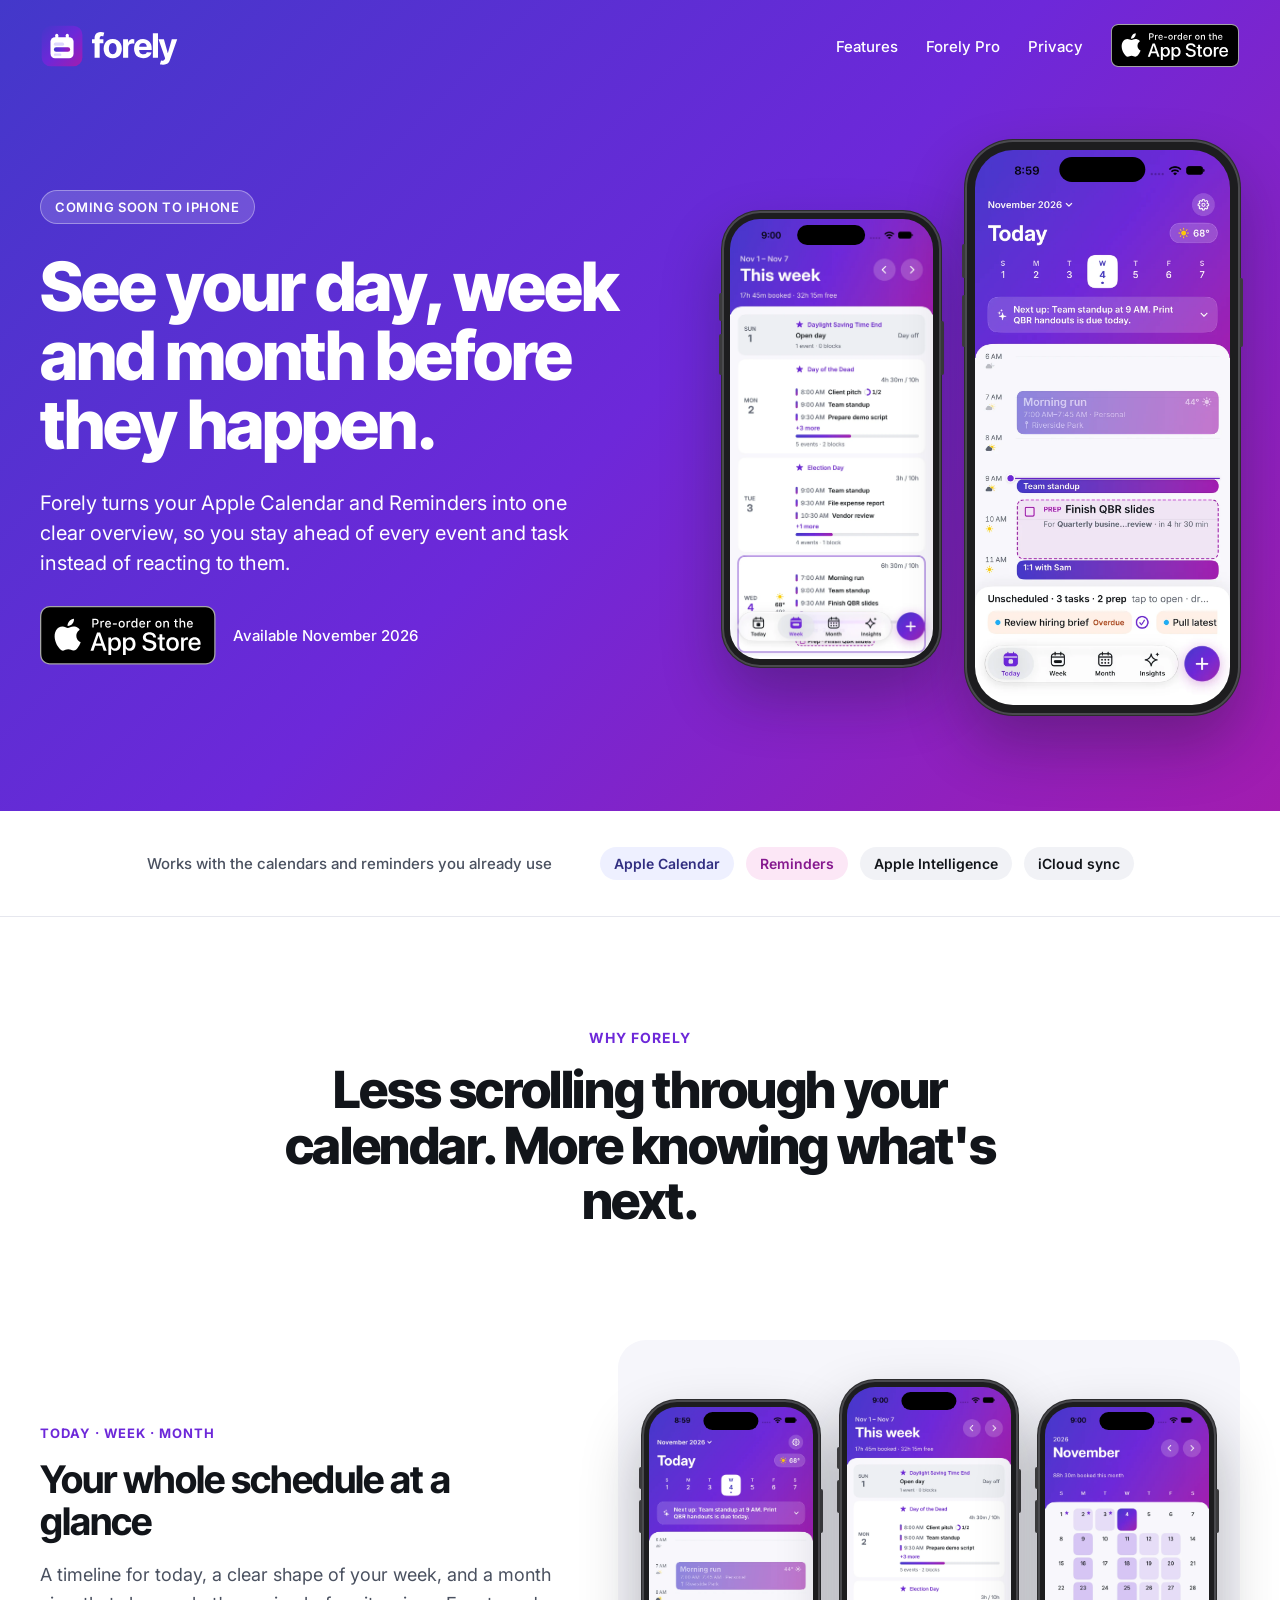
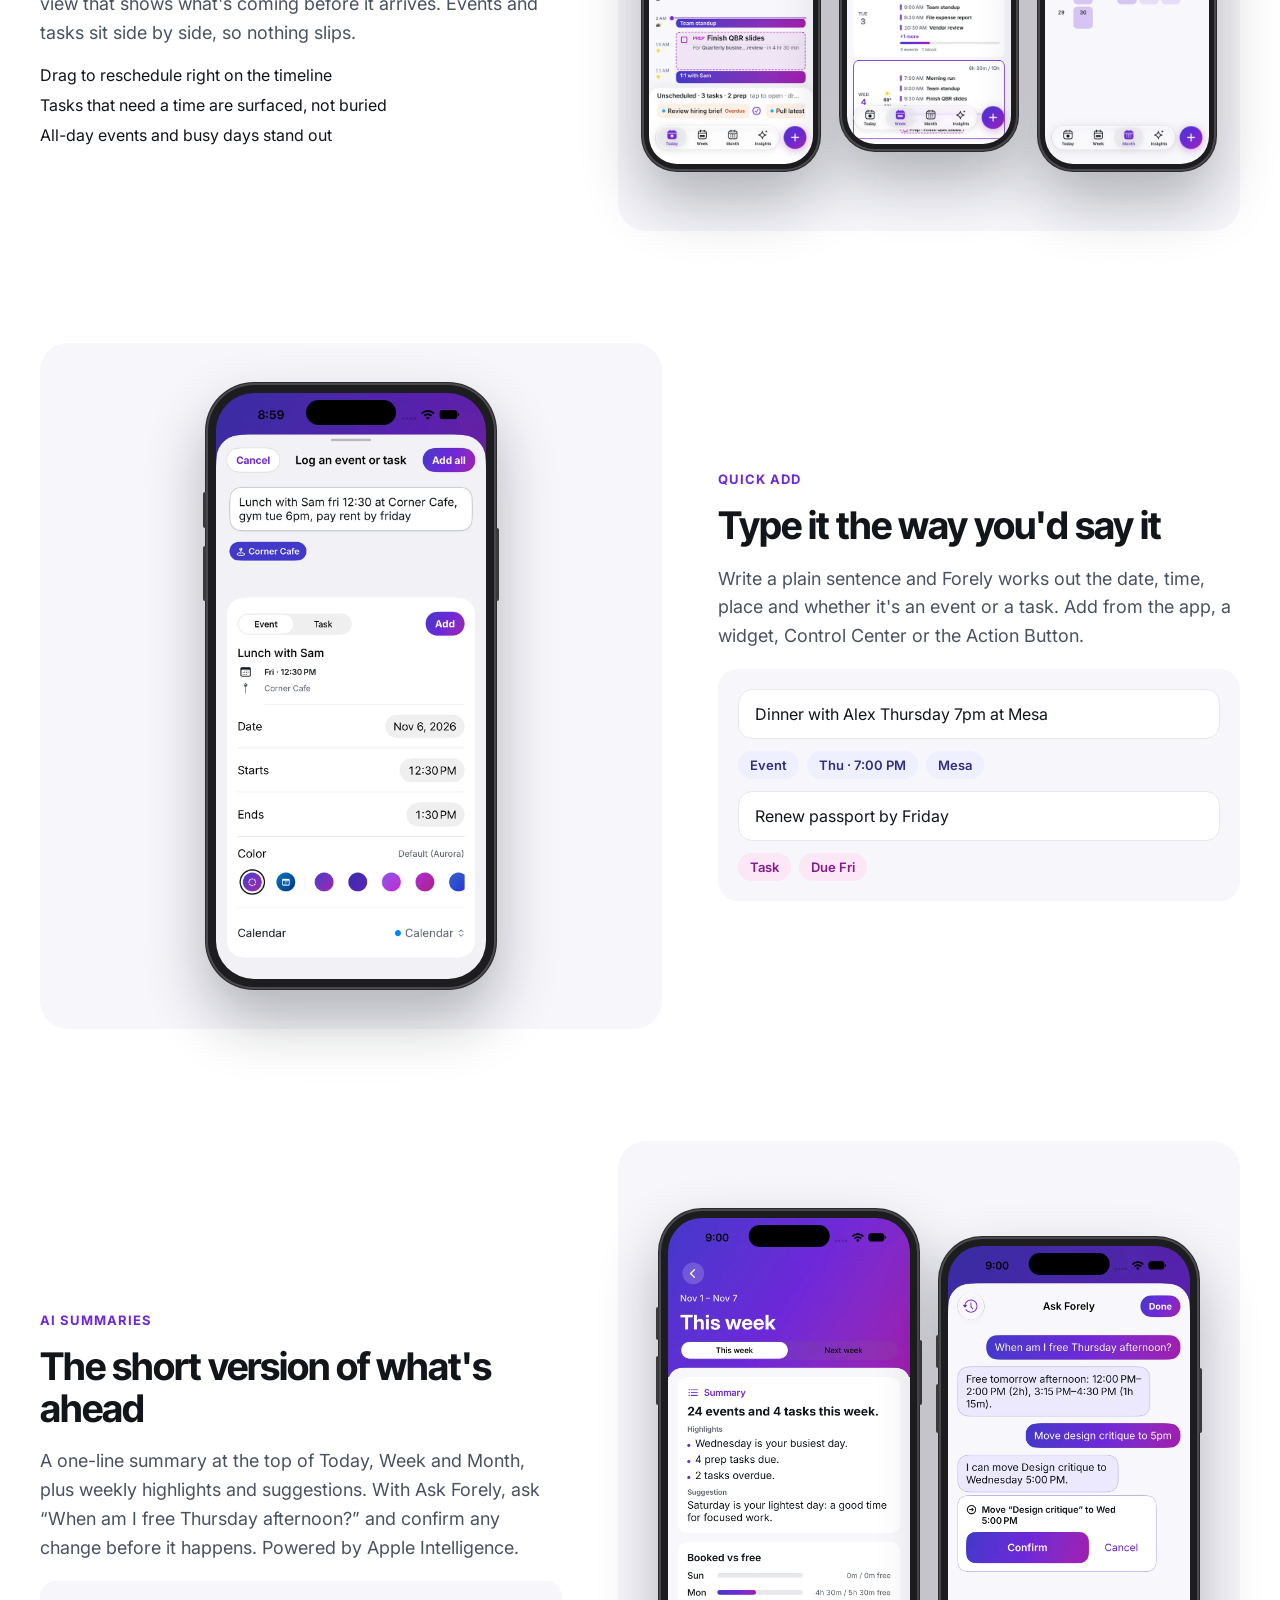
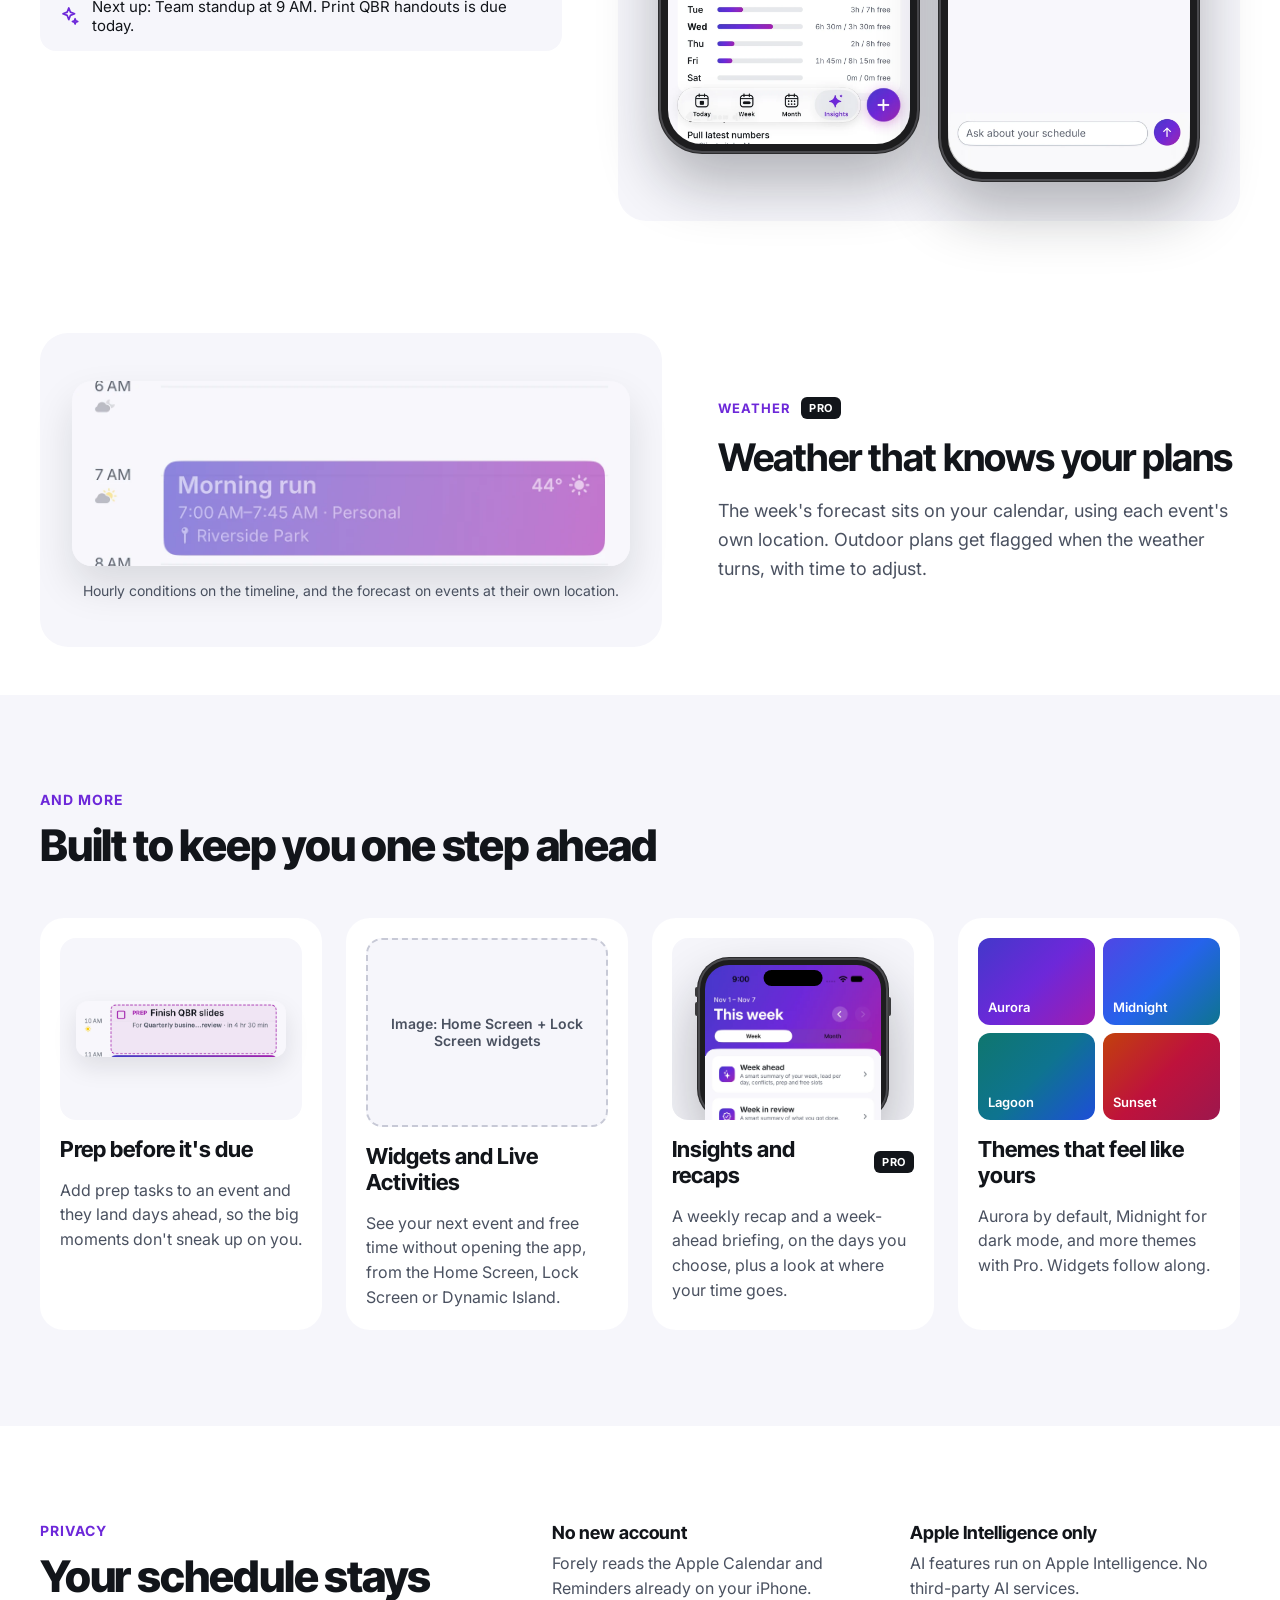
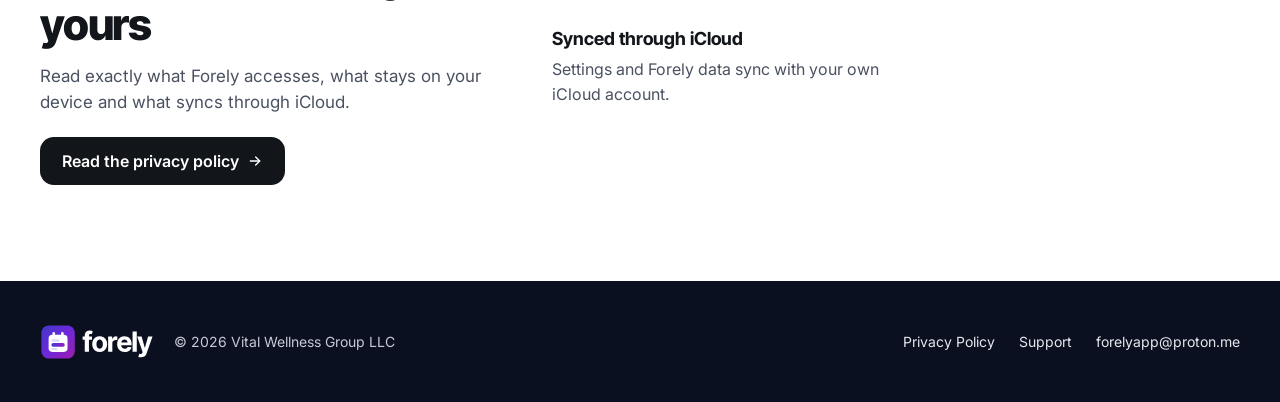
<file: index.html>
<!doctype html>
<html lang="en">
<head>
<meta charset="utf-8">
<meta name="viewport" content="width=device-width, initial-scale=1">
<title>Forely — See your day, week and month before they happen</title>
<meta name="description" content="Forely turns Apple Calendar and Reminders into one clear overview of your day, week and month. Coming to iPhone November 2026.">
<meta property="og:title" content="Forely — Coming soon to iPhone">
<meta property="og:description" content="See your day, week and month before they happen.">
<meta property="og:image" content="assets/today.webp">
<link rel="icon" type="image/svg+xml" href="assets/forely-lockup.svg">
<link rel="preconnect" href="https://fonts.googleapis.com">
<link rel="stylesheet" href="https://fonts.googleapis.com/css2?family=Inter+Tight:wght@500;600;700;800&amp;family=Inter:wght@400;500;600&amp;display=swap">
<style>
body{margin:0;background:#FFFFFF}
a{color:#4A5160;text-decoration:none}a:hover{color:#12151A}
input::placeholder{color:#6B7280}
</style>
<style>html{scroll-behavior:smooth}</style>
</head>
<body>
<div style="font-family: Inter, system-ui, sans-serif; color: #12151A; background: #FFFFFF; width: 100%; min-width: 0">

  <!-- HERO -->
  <header style="background: linear-gradient(135deg, #4338CA, #6D28D9, #A21CAF); color: #FFFFFF">
    <nav style="max-width: 1200px; margin: 0 auto; padding: 24px 32px; display: flex; flex-wrap: wrap; gap: 16px; align-items: center; justify-content: space-between">
      <a href="#top" style="display: flex; align-items: center">
        <img src="assets/forely-lockup.svg" alt="Forely" style="height: 44px; width: auto; display: block">
      </a>
      <div style="display: flex; flex-wrap: wrap; gap: 28px; align-items: center">
        <a href="#features" style="color: #FFFFFF; font-size: 15px; font-weight: 500; padding: 12px 0">Features</a>
        <a href="#pro" style="color: #FFFFFF; font-size: 15px; font-weight: 500; padding: 12px 0">Forely Pro</a>
        <a href="#privacy" style="color: #FFFFFF; font-size: 15px; font-weight: 500; padding: 12px 0">Privacy</a>
        <a href="#preorder" aria-label="Pre-order Forely on the App Store" style="display: flex">
          <img src="assets/preorder-badge.svg" alt="" style="height: 44px; width: auto; display: block">
        </a>
      </div>
    </nav>

    <div id="top" style="max-width: 1200px; margin: 0 auto; padding: 48px 32px 96px; display: flex; flex-wrap: wrap; gap: 64px; align-items: center">
      <div style="flex: 1 1 480px; min-width: 0; display: flex; flex-direction: column; gap: 28px">
        <span style="align-self: flex-start; background: rgba(255,255,255,0.16); border: 1px solid rgba(255,255,255,0.35); color: #FFFFFF; font-size: 13px; font-weight: 600; letter-spacing: 0.6px; padding: 8px 14px; border-radius: 999px">COMING SOON TO IPHONE</span>
        <h1 style="margin: 0; font-family: 'Inter Tight', Inter, sans-serif; font-size: clamp(42px, 5.4vw, 68px); line-height: 1.02; font-weight: 800; letter-spacing: -2px">See your day, week and month before they happen.</h1>
        <p style="margin: 0; font-size: 20px; line-height: 1.5; color: #FFFFFF; max-width: 540px">Forely turns your Apple Calendar and Reminders into one clear overview, so you stay ahead of every event and task instead of reacting to them.</p>
        <div id="preorder" style="display: flex; flex-wrap: wrap; align-items: center; gap: 16px">
          <a href="#preorder" aria-label="Pre-order Forely on the App Store" style="display: flex">
            <img src="assets/preorder-badge.svg" alt="" style="height: 60px; width: auto; display: block">
          </a>
          <span style="font-size: 15px; font-weight: 500; color: #FFFFFF">Available November 2026</span>
        </div>
      </div>

      <div style="flex: 1 1 380px; min-width: 0; display: flex; justify-content: center; gap: 24px; align-items: flex-end">
        <div style="position: relative; flex: 0 1 230px; width: 230px; min-width: 0; padding: 8px; box-sizing: border-box; border-radius: 38px; background: #1D1D1F; box-shadow: inset 0 0 0 2px #4A4A4E, 0 0 0 1px #2C2C2E, 0 30px 60px rgba(18,21,26,0.30); margin-bottom: 48px">
          <img src="assets/week.webp" alt="Forely Week view" style="display: block; width: 100%; height: auto; border-radius: 30px">
          <div aria-hidden="true" style="position: absolute; top: 14px; left: 50%; transform: translateX(-50%); width: 31%; height: 20px; border-radius: 999px; background: #000000"></div>
          <div aria-hidden="true" style="position: absolute; left: -3px; top: 18%; width: 3px; height: 6%; border-radius: 2px 0 0 2px; background: #3A3A3C"></div>
          <div aria-hidden="true" style="position: absolute; left: -3px; top: 27%; width: 3px; height: 9%; border-radius: 2px 0 0 2px; background: #3A3A3C"></div>
          <div aria-hidden="true" style="position: absolute; right: -3px; top: 24%; width: 3px; height: 12%; border-radius: 0 2px 2px 0; background: #3A3A3C"></div>
        </div>
        <div style="position: relative; flex: 0 1 290px; width: 290px; min-width: 0; padding: 10px; box-sizing: border-box; border-radius: 48px; background: #1D1D1F; box-shadow: inset 0 0 0 2px #4A4A4E, 0 0 0 1px #2C2C2E, 0 30px 60px rgba(18,21,26,0.30)">
          <img src="assets/today.webp" alt="Forely Today view" style="display: block; width: 100%; height: auto; border-radius: 38px">
          <div aria-hidden="true" style="position: absolute; top: 17px; left: 50%; transform: translateX(-50%); width: 31%; height: 25px; border-radius: 999px; background: #000000"></div>
          <div aria-hidden="true" style="position: absolute; left: -3px; top: 18%; width: 3px; height: 6%; border-radius: 2px 0 0 2px; background: #3A3A3C"></div>
          <div aria-hidden="true" style="position: absolute; left: -3px; top: 27%; width: 3px; height: 9%; border-radius: 2px 0 0 2px; background: #3A3A3C"></div>
          <div aria-hidden="true" style="position: absolute; right: -3px; top: 24%; width: 3px; height: 12%; border-radius: 0 2px 2px 0; background: #3A3A3C"></div>
        </div>
      </div>
    </div>
  </header>

  <!-- POSITIONING STRIP -->
  <section style="border-bottom: 1px solid #E6E7EE">
    <div style="max-width: 1200px; margin: 0 auto; padding: 36px 32px; display: flex; flex-wrap: wrap; gap: 24px 48px; justify-content: center; align-items: center">
      <span style="font-size: 15px; color: #4A5160; font-weight: 500">Works with the calendars and reminders you already use</span>
      <div style="display: flex; flex-wrap: wrap; gap: 12px">
        <span style="background: #EEF0FF; color: #312E81; font-size: 14px; font-weight: 600; padding: 8px 14px; border-radius: 999px">Apple Calendar</span>
        <span style="background: #FCE7F6; color: #86198F; font-size: 14px; font-weight: 600; padding: 8px 14px; border-radius: 999px">Reminders</span>
        <span style="background: #F1F2F6; color: #12151A; font-size: 14px; font-weight: 600; padding: 8px 14px; border-radius: 999px">Apple Intelligence</span>
        <span style="background: #F1F2F6; color: #12151A; font-size: 14px; font-weight: 600; padding: 8px 14px; border-radius: 999px">iCloud sync</span>
      </div>
    </div>
  </section>

  <!-- TOP FEATURES -->
  <section id="features" style="max-width: 1200px; margin: 0 auto; padding: 112px 32px 48px; display: flex; flex-direction: column; gap: 112px">
    <div style="display: flex; flex-direction: column; gap: 16px; align-items: center; text-align: center">
      <span style="font-size: 14px; font-weight: 700; letter-spacing: 1px; color: #6D28D9">WHY FORELY</span>
      <h2 style="margin: 0; font-family: 'Inter Tight', Inter, sans-serif; font-size: clamp(34px, 4vw, 52px); line-height: 1.08; font-weight: 800; letter-spacing: -1.4px; max-width: 760px">Less scrolling through your calendar. More knowing what's next.</h2>
    </div>

    <!-- Feature 1 -->
    <div style="display: flex; flex-wrap: wrap; gap: 56px; align-items: center">
      <div style="flex: 1 1 420px; min-width: 0; display: flex; flex-direction: column; gap: 18px">
        <span style="font-size: 13px; font-weight: 700; letter-spacing: 1px; color: #6D28D9">TODAY · WEEK · MONTH</span>
        <h3 style="margin: 0; font-family: 'Inter Tight', Inter, sans-serif; font-size: 38px; line-height: 1.1; font-weight: 700; letter-spacing: -1px">Your whole schedule at a glance</h3>
        <p style="margin: 0; font-size: 18px; line-height: 1.6; color: #4A5160">A timeline for today, a clear shape of your week, and a month view that shows what's coming before it arrives. Events and tasks sit side by side, so nothing slips.</p>
        <div style="display: flex; flex-direction: column; gap: 10px; font-size: 16px; color: #12151A">
          <span>Drag to reschedule right on the timeline</span>
          <span>Tasks that need a time are surfaced, not buried</span>
          <span>All-day events and busy days stand out</span>
        </div>
      </div>
      <div style="flex: 1 1 520px; min-width: 0; border-radius: 28px; background: #F6F6FB; padding: 40px 24px; box-sizing: border-box; display: flex; justify-content: center; align-items: center; gap: 20px">
        <div style="position: relative; flex: 0 1 210px; width: 210px; min-width: 0; padding: 7px; box-sizing: border-box; border-radius: 35px; background: #1D1D1F; box-shadow: inset 0 0 0 2px #4A4A4E, 0 0 0 1px #2C2C2E, 0 30px 60px rgba(18,21,26,0.30)">
          <img src="assets/today.webp" alt="Today view" style="display: block; width: 100%; height: auto; border-radius: 28px">
          <div aria-hidden="true" style="position: absolute; top: 12px; left: 50%; transform: translateX(-50%); width: 31%; height: 18px; border-radius: 999px; background: #000000"></div>
          <div aria-hidden="true" style="position: absolute; left: -3px; top: 18%; width: 3px; height: 6%; border-radius: 2px 0 0 2px; background: #3A3A3C"></div>
          <div aria-hidden="true" style="position: absolute; left: -3px; top: 27%; width: 3px; height: 9%; border-radius: 2px 0 0 2px; background: #3A3A3C"></div>
          <div aria-hidden="true" style="position: absolute; right: -3px; top: 24%; width: 3px; height: 12%; border-radius: 0 2px 2px 0; background: #3A3A3C"></div>
        </div>
        <div style="position: relative; flex: 0 1 210px; width: 210px; min-width: 0; padding: 7px; box-sizing: border-box; border-radius: 35px; background: #1D1D1F; box-shadow: inset 0 0 0 2px #4A4A4E, 0 0 0 1px #2C2C2E, 0 30px 60px rgba(18,21,26,0.30); margin-bottom: 40px">
          <img src="assets/week.webp" alt="Week view" style="display: block; width: 100%; height: auto; border-radius: 28px">
          <div aria-hidden="true" style="position: absolute; top: 12px; left: 50%; transform: translateX(-50%); width: 31%; height: 18px; border-radius: 999px; background: #000000"></div>
          <div aria-hidden="true" style="position: absolute; left: -3px; top: 18%; width: 3px; height: 6%; border-radius: 2px 0 0 2px; background: #3A3A3C"></div>
          <div aria-hidden="true" style="position: absolute; left: -3px; top: 27%; width: 3px; height: 9%; border-radius: 2px 0 0 2px; background: #3A3A3C"></div>
          <div aria-hidden="true" style="position: absolute; right: -3px; top: 24%; width: 3px; height: 12%; border-radius: 0 2px 2px 0; background: #3A3A3C"></div>
        </div>
        <div style="position: relative; flex: 0 1 210px; width: 210px; min-width: 0; padding: 7px; box-sizing: border-box; border-radius: 35px; background: #1D1D1F; box-shadow: inset 0 0 0 2px #4A4A4E, 0 0 0 1px #2C2C2E, 0 30px 60px rgba(18,21,26,0.30)">
          <img src="assets/month.webp" alt="Month view" style="display: block; width: 100%; height: auto; border-radius: 28px">
          <div aria-hidden="true" style="position: absolute; top: 12px; left: 50%; transform: translateX(-50%); width: 31%; height: 18px; border-radius: 999px; background: #000000"></div>
          <div aria-hidden="true" style="position: absolute; left: -3px; top: 18%; width: 3px; height: 6%; border-radius: 2px 0 0 2px; background: #3A3A3C"></div>
          <div aria-hidden="true" style="position: absolute; left: -3px; top: 27%; width: 3px; height: 9%; border-radius: 2px 0 0 2px; background: #3A3A3C"></div>
          <div aria-hidden="true" style="position: absolute; right: -3px; top: 24%; width: 3px; height: 12%; border-radius: 0 2px 2px 0; background: #3A3A3C"></div>
        </div>
      </div>
    </div>

    <!-- Feature 2: Natural language -->
    <div style="display: flex; flex-wrap: wrap-reverse; flex-direction: row-reverse; gap: 56px; align-items: center">
      <div style="flex: 1 1 420px; min-width: 0; display: flex; flex-direction: column; gap: 18px">
        <span style="font-size: 13px; font-weight: 700; letter-spacing: 1px; color: #6D28D9">QUICK ADD</span>
        <h3 style="margin: 0; font-family: 'Inter Tight', Inter, sans-serif; font-size: 38px; line-height: 1.1; font-weight: 700; letter-spacing: -1px">Type it the way you'd say it</h3>
        <p style="margin: 0; font-size: 18px; line-height: 1.6; color: #4A5160">Write a plain sentence and Forely works out the date, time, place and whether it's an event or a task. Add from the app, a widget, Control Center or the Action Button.</p>
        <div style="display: flex; flex-direction: column; gap: 12px; background: #F6F6FB; border-radius: 20px; padding: 20px">
          <div style="background: #FFFFFF; border: 1px solid #E6E7EE; border-radius: 14px; padding: 14px 16px; font-size: 16px; color: #12151A">Dinner with Alex Thursday 7pm at Mesa</div>
          <div style="display: flex; flex-wrap: wrap; gap: 8px">
            <span style="background: #EEF0FF; color: #312E81; font-size: 13px; font-weight: 600; padding: 6px 12px; border-radius: 999px">Event</span>
            <span style="background: #EEF0FF; color: #312E81; font-size: 13px; font-weight: 600; padding: 6px 12px; border-radius: 999px">Thu · 7:00 PM</span>
            <span style="background: #EEF0FF; color: #312E81; font-size: 13px; font-weight: 600; padding: 6px 12px; border-radius: 999px">Mesa</span>
          </div>
          <div style="background: #FFFFFF; border: 1px solid #E6E7EE; border-radius: 14px; padding: 14px 16px; font-size: 16px; color: #12151A">Renew passport by Friday</div>
          <div style="display: flex; flex-wrap: wrap; gap: 8px">
            <span style="background: #FCE7F6; color: #86198F; font-size: 13px; font-weight: 600; padding: 6px 12px; border-radius: 999px">Task</span>
            <span style="background: #FCE7F6; color: #86198F; font-size: 13px; font-weight: 600; padding: 6px 12px; border-radius: 999px">Due Fri</span>
          </div>
        </div>
      </div>
      <div style="flex: 1 1 520px; min-width: 0; border-radius: 28px; background: #F6F6FB; padding: 40px 24px; box-sizing: border-box; display: flex; justify-content: center; align-items: center; gap: 20px">
        <div style="position: relative; flex: 0 1 290px; width: 290px; min-width: 0; padding: 10px; box-sizing: border-box; border-radius: 48px; background: #1D1D1F; box-shadow: inset 0 0 0 2px #4A4A4E, 0 0 0 1px #2C2C2E, 0 30px 60px rgba(18,21,26,0.30)">
          <img src="assets/quickadd.webp" alt="Quick add sheet parsing an event from a sentence" style="display: block; width: 100%; height: auto; border-radius: 38px">
          <div aria-hidden="true" style="position: absolute; top: 17px; left: 50%; transform: translateX(-50%); width: 31%; height: 25px; border-radius: 999px; background: #000000"></div>
          <div aria-hidden="true" style="position: absolute; left: -3px; top: 18%; width: 3px; height: 6%; border-radius: 2px 0 0 2px; background: #3A3A3C"></div>
          <div aria-hidden="true" style="position: absolute; left: -3px; top: 27%; width: 3px; height: 9%; border-radius: 2px 0 0 2px; background: #3A3A3C"></div>
          <div aria-hidden="true" style="position: absolute; right: -3px; top: 24%; width: 3px; height: 12%; border-radius: 0 2px 2px 0; background: #3A3A3C"></div>
        </div>
      </div>
    </div>

    <!-- Feature 3: AI summaries -->
    <div style="display: flex; flex-wrap: wrap; gap: 56px; align-items: center">
      <div style="flex: 1 1 420px; min-width: 0; display: flex; flex-direction: column; gap: 18px">
        <span style="font-size: 13px; font-weight: 700; letter-spacing: 1px; color: #6D28D9">AI SUMMARIES</span>
        <h3 style="margin: 0; font-family: 'Inter Tight', Inter, sans-serif; font-size: 38px; line-height: 1.1; font-weight: 700; letter-spacing: -1px">The short version of what's ahead</h3>
        <p style="margin: 0; font-size: 18px; line-height: 1.6; color: #4A5160">A one-line summary at the top of Today, Week and Month, plus weekly highlights and suggestions. With Ask Forely, ask “When am I free Thursday afternoon?” and confirm any change before it happens. Powered by Apple Intelligence.</p>
        <div style="display: flex; align-items: center; gap: 12px; background: #F6F6FB; border-radius: 16px; padding: 16px 18px">
          <svg width="22" height="22" viewBox="0 0 24 24" fill="none" stroke="#6D28D9" stroke-width="1.8" stroke-linecap="round" stroke-linejoin="round" aria-hidden="true"><path d="M12 3l1.8 4.7L18.5 9.5 13.8 11.3 12 16l-1.8-4.7L5.5 9.5l4.7-1.8z"></path><path d="M19 15l.8 2.2L22 18l-2.2.8L19 21l-.8-2.2L16 18l2.2-.8z"></path></svg>
          <span style="font-size: 15px; color: #12151A">Next up: Team standup at 9 AM. Print QBR handouts is due today.</span>
        </div>
      </div>
      <div style="flex: 1 1 520px; min-width: 0; border-radius: 28px; background: #F6F6FB; padding: 40px 24px; box-sizing: border-box; display: flex; justify-content: center; align-items: center; gap: 20px">
        <div style="position: relative; flex: 0 1 260px; width: 260px; min-width: 0; padding: 9px; box-sizing: border-box; border-radius: 43px; background: #1D1D1F; box-shadow: inset 0 0 0 2px #4A4A4E, 0 0 0 1px #2C2C2E, 0 30px 60px rgba(18,21,26,0.30)">
          <img src="assets/summary.webp" alt="Weekly summary with highlights and a suggestion" style="display: block; width: 100%; height: auto; border-radius: 34px">
          <div aria-hidden="true" style="position: absolute; top: 16px; left: 50%; transform: translateX(-50%); width: 31%; height: 22px; border-radius: 999px; background: #000000"></div>
          <div aria-hidden="true" style="position: absolute; left: -3px; top: 18%; width: 3px; height: 6%; border-radius: 2px 0 0 2px; background: #3A3A3C"></div>
          <div aria-hidden="true" style="position: absolute; left: -3px; top: 27%; width: 3px; height: 9%; border-radius: 2px 0 0 2px; background: #3A3A3C"></div>
          <div aria-hidden="true" style="position: absolute; right: -3px; top: 24%; width: 3px; height: 12%; border-radius: 0 2px 2px 0; background: #3A3A3C"></div>
        </div>
        <div style="position: relative; flex: 0 1 260px; width: 260px; min-width: 0; padding: 9px; box-sizing: border-box; border-radius: 43px; background: #1D1D1F; box-shadow: inset 0 0 0 2px #4A4A4E, 0 0 0 1px #2C2C2E, 0 30px 60px rgba(18,21,26,0.30); margin-top: 56px">
          <img src="assets/ask.webp" alt="Ask Forely chat proposing a change to confirm" style="display: block; width: 100%; height: auto; border-radius: 34px">
          <div aria-hidden="true" style="position: absolute; top: 16px; left: 50%; transform: translateX(-50%); width: 31%; height: 22px; border-radius: 999px; background: #000000"></div>
          <div aria-hidden="true" style="position: absolute; left: -3px; top: 18%; width: 3px; height: 6%; border-radius: 2px 0 0 2px; background: #3A3A3C"></div>
          <div aria-hidden="true" style="position: absolute; left: -3px; top: 27%; width: 3px; height: 9%; border-radius: 2px 0 0 2px; background: #3A3A3C"></div>
          <div aria-hidden="true" style="position: absolute; right: -3px; top: 24%; width: 3px; height: 12%; border-radius: 0 2px 2px 0; background: #3A3A3C"></div>
        </div>
      </div>
    </div>

    <!-- Feature 4: Weather -->
    <div style="display: flex; flex-wrap: wrap-reverse; flex-direction: row-reverse; gap: 56px; align-items: center">
      <div style="flex: 1 1 420px; min-width: 0; display: flex; flex-direction: column; gap: 18px">
        <div style="display: flex; align-items: center; gap: 10px">
          <span style="font-size: 13px; font-weight: 700; letter-spacing: 1px; color: #6D28D9">WEATHER</span>
          <span style="background: #12151A; color: #FFFFFF; font-size: 11px; font-weight: 700; letter-spacing: 0.6px; padding: 4px 8px; border-radius: 6px">PRO</span>
        </div>
        <h3 style="margin: 0; font-family: 'Inter Tight', Inter, sans-serif; font-size: 38px; line-height: 1.1; font-weight: 700; letter-spacing: -1px">Weather that knows your plans</h3>
        <p style="margin: 0; font-size: 18px; line-height: 1.6; color: #4A5160">The week's forecast sits on your calendar, using each event's own location. Outdoor plans get flagged when the weather turns, with time to adjust.</p>
      </div>
      <div style="flex: 1 1 520px; min-width: 0; border-radius: 28px; background: #F6F6FB; padding: 48px 32px; box-sizing: border-box; display: flex; flex-direction: column; gap: 16px; justify-content: center">
        <img src="assets/crop-weather.webp" alt="Today timeline with hourly weather and a 44 degree forecast on an outdoor Morning run event" style="display: block; width: 100%; height: auto; border-radius: 20px; box-shadow: 0 20px 40px rgba(18,21,26,0.12)">
        <span style="font-size: 14px; color: #4A5160; text-align: center">Hourly conditions on the timeline, and the forecast on events at their own location.</span>
      </div>
    </div>
  </section>

  <!-- MORE FEATURES GRID -->
  <section id="pro" style="background: #F6F6FB">
    <div style="max-width: 1200px; margin: 0 auto; padding: 96px 32px; display: flex; flex-direction: column; gap: 48px">
      <div style="display: flex; flex-direction: column; gap: 14px">
        <span style="font-size: 14px; font-weight: 700; letter-spacing: 1px; color: #6D28D9">AND MORE</span>
        <h2 style="margin: 0; font-family: 'Inter Tight', Inter, sans-serif; font-size: clamp(30px, 3.4vw, 44px); line-height: 1.1; font-weight: 800; letter-spacing: -1.2px">Built to keep you one step ahead</h2>
      </div>
      <div style="display: grid; grid-template-columns: repeat(auto-fit, minmax(260px, 1fr)); gap: 24px">

        <div style="background: #FFFFFF; border-radius: 24px; padding: 20px; display: flex; flex-direction: column; gap: 16px">
          <div style="aspect-ratio: 4 / 3; border-radius: 16px; background: #F6F6FB; display: flex; align-items: center; justify-content: center; padding: 16px; box-sizing: border-box"><img src="assets/crop-prep.webp" alt="Prep task Finish QBR slides, due ahead of the quarterly business review" style="display: block; width: 100%; height: auto; border-radius: 12px; box-shadow: 0 10px 24px rgba(18,21,26,0.10)"></div>
          <h3 style="margin: 0; font-family: 'Inter Tight', Inter, sans-serif; font-size: 22px; font-weight: 700">Prep before it's due</h3>
          <p style="margin: 0; font-size: 16px; line-height: 1.55; color: #4A5160">Add prep tasks to an event and they land days ahead, so the big moments don't sneak up on you.</p>
        </div>

        <div style="background: #FFFFFF; border-radius: 24px; padding: 20px; display: flex; flex-direction: column; gap: 16px">
          <div style="aspect-ratio: 4 / 3; border-radius: 16px; border: 2px dashed #C7C9D6; background: #F6F6FB; display: flex; align-items: center; justify-content: center; text-align: center; padding: 12px; font-size: 14px; font-weight: 600; color: #4A5160">Image: Home Screen + Lock Screen widgets</div>
          <h3 style="margin: 0; font-family: 'Inter Tight', Inter, sans-serif; font-size: 22px; font-weight: 700">Widgets and Live Activities</h3>
          <p style="margin: 0; font-size: 16px; line-height: 1.55; color: #4A5160">See your next event and free time without opening the app, from the Home Screen, Lock Screen or Dynamic Island.</p>
        </div>

        <div style="background: #FFFFFF; border-radius: 24px; padding: 20px; display: flex; flex-direction: column; gap: 16px">
          <div style="aspect-ratio: 4 / 3; border-radius: 16px; background: #F6F6FB; overflow: hidden; display: flex; justify-content: center; padding-top: 20px; box-sizing: border-box">
            <div style="position: relative; flex: 0 1 190px; width: 190px; min-width: 0; padding: 7px; box-sizing: border-box; border-radius: 31px; background: #1D1D1F; box-shadow: inset 0 0 0 2px #4A4A4E, 0 0 0 1px #2C2C2E, 0 30px 60px rgba(18,21,26,0.30)">
          <img src="assets/insights.webp" alt="Insights tab with tasks done, focus time, meetings and streak" style="display: block; width: 100%; height: auto; border-radius: 24px">
          <div aria-hidden="true" style="position: absolute; top: 12px; left: 50%; transform: translateX(-50%); width: 31%; height: 16px; border-radius: 999px; background: #000000"></div>
          <div aria-hidden="true" style="position: absolute; left: -3px; top: 18%; width: 3px; height: 6%; border-radius: 2px 0 0 2px; background: #3A3A3C"></div>
          <div aria-hidden="true" style="position: absolute; left: -3px; top: 27%; width: 3px; height: 9%; border-radius: 2px 0 0 2px; background: #3A3A3C"></div>
          <div aria-hidden="true" style="position: absolute; right: -3px; top: 24%; width: 3px; height: 12%; border-radius: 0 2px 2px 0; background: #3A3A3C"></div>
        </div>
          </div>
          <div style="display: flex; align-items: center; gap: 10px">
            <h3 style="margin: 0; font-family: 'Inter Tight', Inter, sans-serif; font-size: 22px; font-weight: 700">Insights and recaps</h3>
            <span style="background: #12151A; color: #FFFFFF; font-size: 11px; font-weight: 700; letter-spacing: 0.6px; padding: 4px 8px; border-radius: 6px">PRO</span>
          </div>
          <p style="margin: 0; font-size: 16px; line-height: 1.55; color: #4A5160">A weekly recap and a week-ahead briefing, on the days you choose, plus a look at where your time goes.</p>
        </div>

        <div style="background: #FFFFFF; border-radius: 24px; padding: 20px; display: flex; flex-direction: column; gap: 16px">
          <div style="aspect-ratio: 4 / 3; border-radius: 16px; display: grid; grid-template-columns: repeat(2, minmax(0, 1fr)); gap: 8px">
            <div style="border-radius: 12px; background: linear-gradient(135deg, #4338CA, #6D28D9, #A21CAF); display: flex; align-items: flex-end; padding: 10px; color: #FFFFFF; font-size: 13px; font-weight: 600">Aurora</div>
            <div style="border-radius: 12px; background: linear-gradient(135deg, #4F46E5, #2563EB, #0E7490); display: flex; align-items: flex-end; padding: 10px; color: #FFFFFF; font-size: 13px; font-weight: 600">Midnight</div>
            <div style="border-radius: 12px; background: linear-gradient(135deg, #0F766E, #0E7490, #1D4ED8); display: flex; align-items: flex-end; padding: 10px; color: #FFFFFF; font-size: 13px; font-weight: 600">Lagoon</div>
            <div style="border-radius: 12px; background: linear-gradient(135deg, #C2410C, #BE123C, #9D174D); display: flex; align-items: flex-end; padding: 10px; color: #FFFFFF; font-size: 13px; font-weight: 600">Sunset</div>
          </div>
          <h3 style="margin: 0; font-family: 'Inter Tight', Inter, sans-serif; font-size: 22px; font-weight: 700">Themes that feel like yours</h3>
          <p style="margin: 0; font-size: 16px; line-height: 1.55; color: #4A5160">Aurora by default, Midnight for dark mode, and more themes with Pro. Widgets follow along.</p>
        </div>

      </div>
    </div>
  </section>

  <!-- PRIVACY -->
  <section id="privacy" style="max-width: 1200px; margin: 0 auto; padding: 96px 32px; display: flex; flex-wrap: wrap; gap: 48px; align-items: flex-start">
    <div style="flex: 1 1 380px; min-width: 0; display: flex; flex-direction: column; gap: 14px">
      <span style="font-size: 14px; font-weight: 700; letter-spacing: 1px; color: #6D28D9">PRIVACY</span>
      <h2 style="margin: 0; font-family: 'Inter Tight', Inter, sans-serif; font-size: clamp(30px, 3.4vw, 44px); line-height: 1.1; font-weight: 800; letter-spacing: -1.2px">Your schedule stays yours</h2>
      <p style="margin: 0; font-size: 17px; line-height: 1.55; color: #4A5160">Read exactly what Forely accesses, what stays on your device and what syncs through iCloud.</p>
      <a href="privacy.html" style="align-self: flex-start; display: inline-flex; align-items: center; gap: 8px; margin-top: 8px; padding: 14px 22px; border-radius: 14px; background: #12151A; color: #FFFFFF; font-size: 16px; font-weight: 600">Read the privacy policy
        <svg width="16" height="16" viewBox="0 0 24 24" fill="none" stroke="#FFFFFF" stroke-width="2" stroke-linecap="round" stroke-linejoin="round" aria-hidden="true"><path d="M5 12h14"></path><path d="M13 6l6 6-6 6"></path></svg>
      </a>
    </div>
    <div style="flex: 2 1 520px; min-width: 0; display: grid; grid-template-columns: repeat(auto-fit, minmax(220px, 1fr)); gap: 28px">
      <div style="display: flex; flex-direction: column; gap: 8px">
        <span style="font-family: 'Inter Tight', Inter, sans-serif; font-size: 18px; font-weight: 700">No new account</span>
        <span style="font-size: 16px; line-height: 1.55; color: #4A5160">Forely reads the Apple Calendar and Reminders already on your iPhone.</span>
      </div>
      <div style="display: flex; flex-direction: column; gap: 8px">
        <span style="font-family: 'Inter Tight', Inter, sans-serif; font-size: 18px; font-weight: 700">Apple Intelligence only</span>
        <span style="font-size: 16px; line-height: 1.55; color: #4A5160">AI features run on Apple Intelligence. No third-party AI services.</span>
      </div>
      <div style="display: flex; flex-direction: column; gap: 8px">
        <span style="font-family: 'Inter Tight', Inter, sans-serif; font-size: 18px; font-weight: 700">Synced through iCloud</span>
        <span style="font-size: 16px; line-height: 1.55; color: #4A5160">Settings and Forely data sync with your own iCloud account.</span>
      </div>
    </div>
  </section>

  <!-- FOOTER -->
  <footer style="background: #0B1020; color: #FFFFFF">
    <div style="max-width: 1200px; margin: 0 auto; padding: 40px 32px; display: flex; flex-wrap: wrap; gap: 20px 32px; align-items: center; justify-content: space-between">
      <div style="display: flex; flex-wrap: wrap; align-items: center; gap: 20px">
        <img src="assets/forely-lockup.svg" alt="Forely" style="height: 36px; width: auto; display: block">
        <span style="font-size: 14px; color: #C7C9D6">© 2026 Vital Wellness Group LLC</span>
      </div>
      <div style="display: flex; flex-wrap: wrap; gap: 24px; font-size: 14px">
        <a href="privacy.html" style="padding: 12px 0; color: #E6E7EE">Privacy Policy</a>
        <a href="support.html" style="padding: 12px 0; color: #E6E7EE">Support</a>
        <a href="mailto:forelyapp@proton.me" style="padding: 12px 0; color: #E6E7EE">forelyapp@proton.me</a>
      </div>
    </div>
  </footer>

</div>
</body>
</html>
</file>
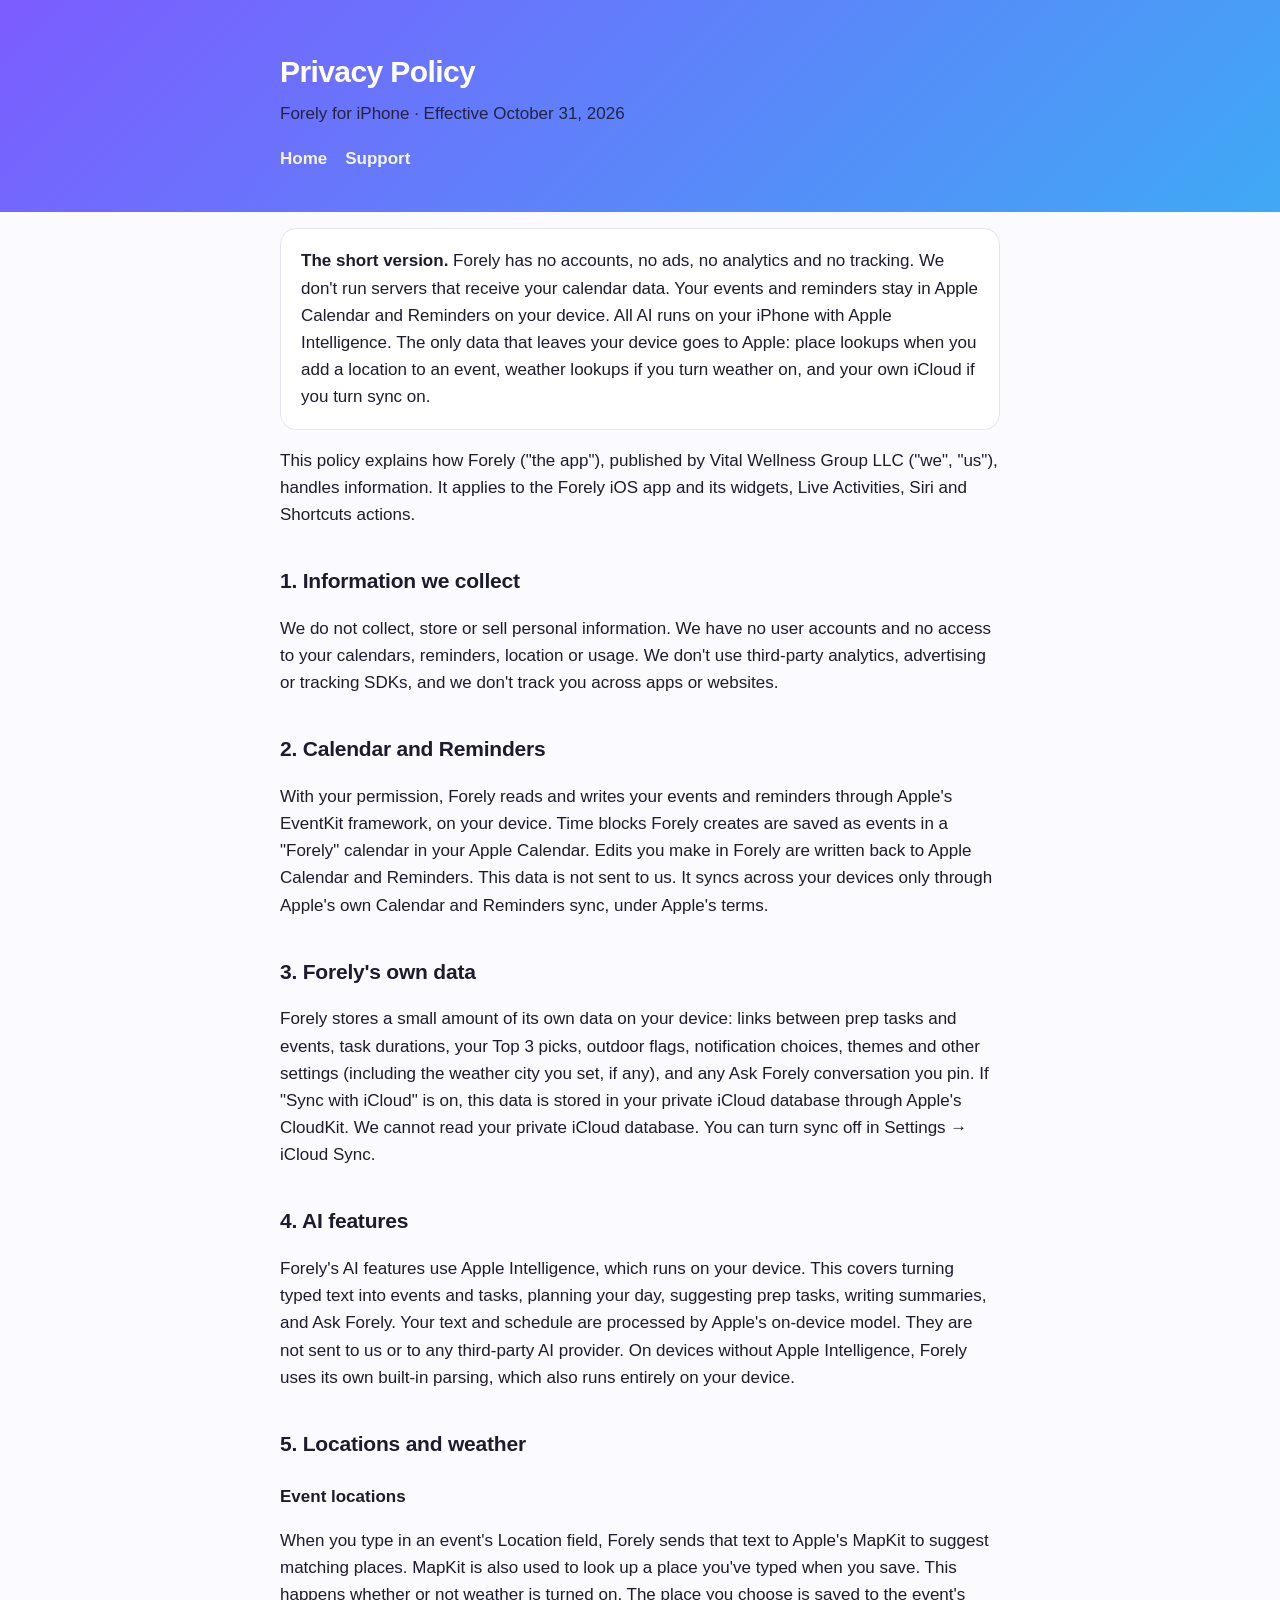
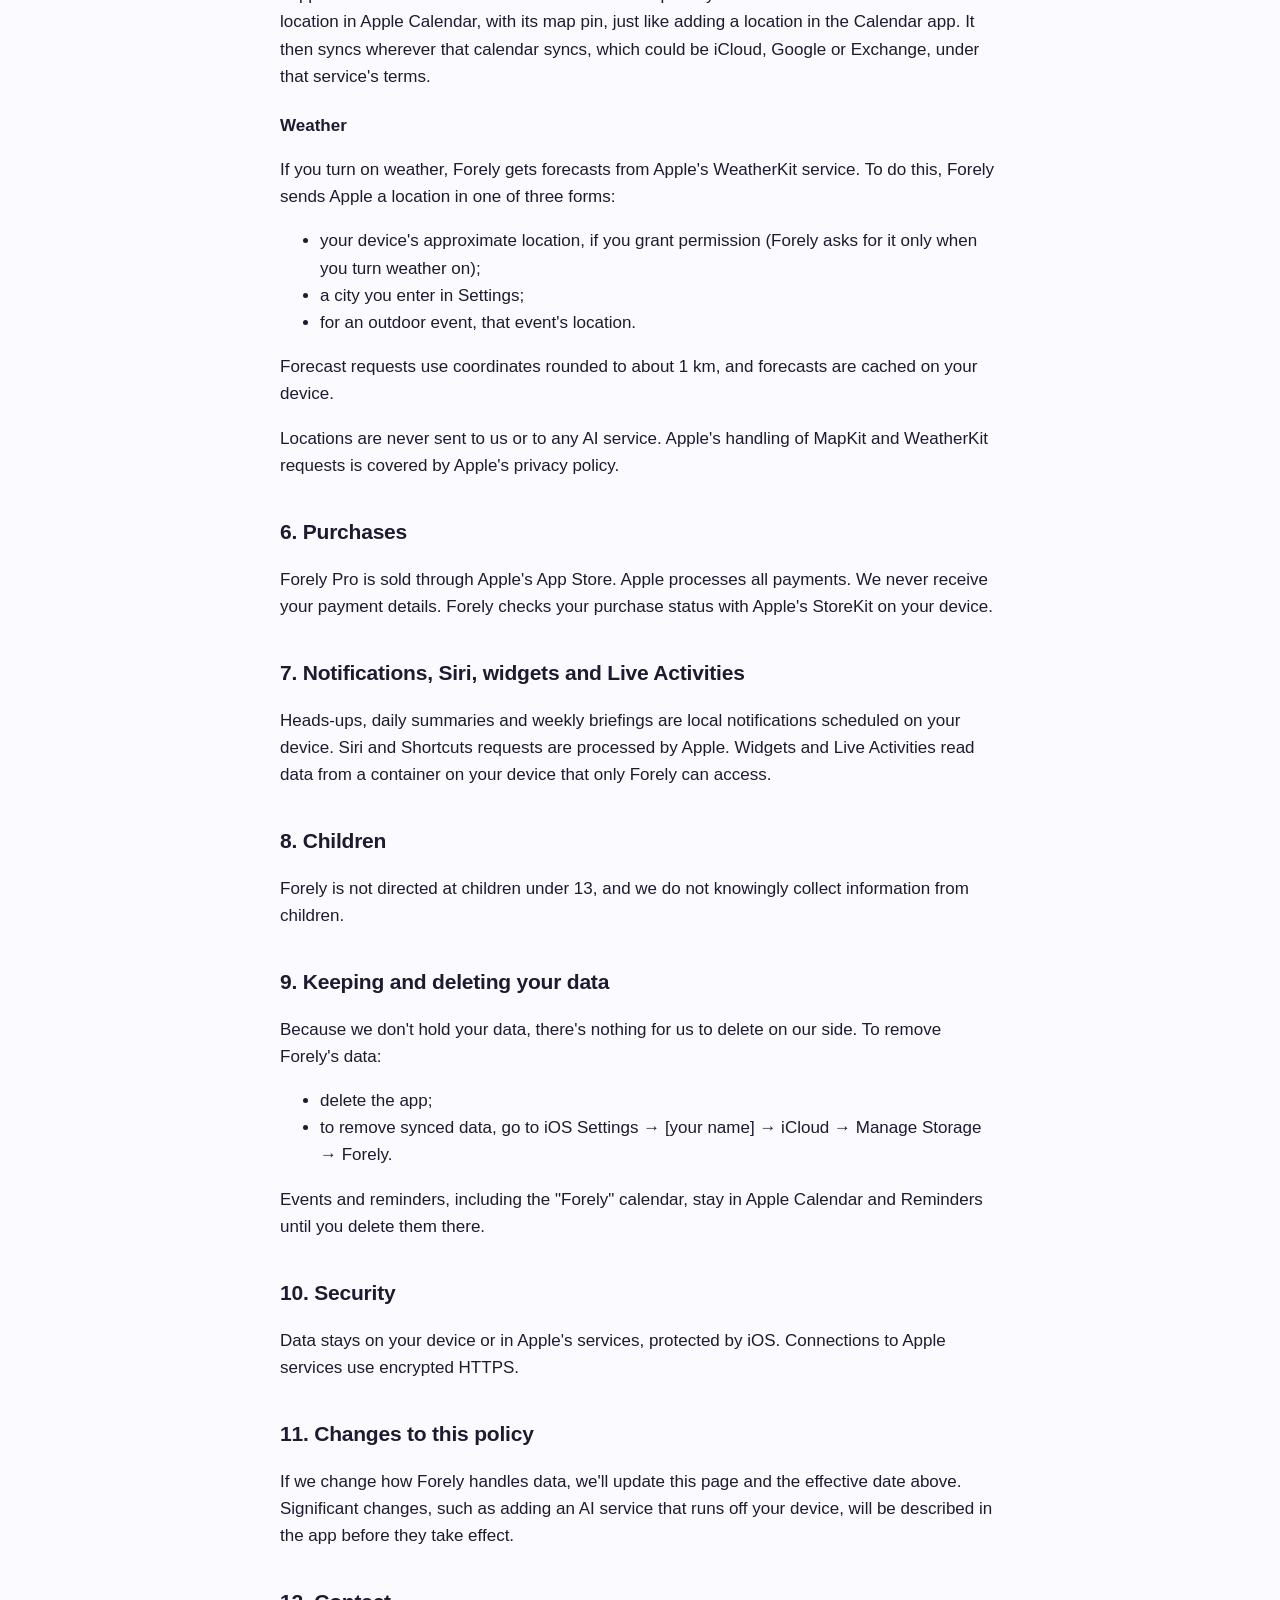
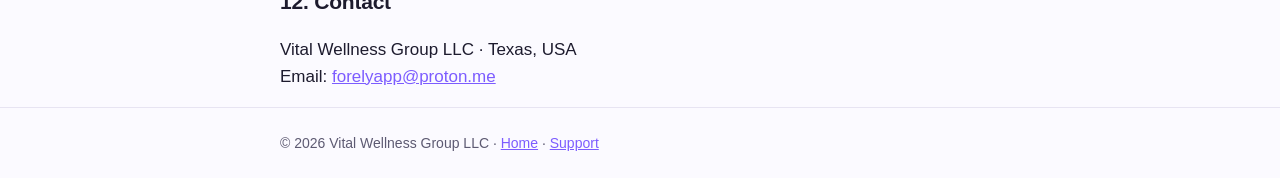
<file: privacy.html>
<!doctype html><html lang="en"><head><meta charset="utf-8"><meta name="viewport" content="width=device-width,initial-scale=1">
<title>Forely Privacy Policy</title><link rel="stylesheet" href="style.css"></head><body>
<header><div class="wrap"><div><h1>Privacy Policy</h1><p>Forely for iPhone · Effective October 31, 2026</p>
<nav><a href="index.html">Home</a><a href="support.html">Support</a></nav></div></div></header>
<main class="wrap">

<div class="card"><strong>The short version.</strong> Forely has no accounts, no ads, no analytics and no tracking. We don't run servers that receive your calendar data. Your events and reminders stay in Apple Calendar and Reminders on your device. All AI runs on your iPhone with Apple Intelligence. The only data that leaves your device goes to Apple: place lookups when you add a location to an event, weather lookups if you turn weather on, and your own iCloud if you turn sync on.</div>

<p>This policy explains how Forely ("the app"), published by Vital Wellness Group LLC ("we", "us"), handles information. It applies to the Forely iOS app and its widgets, Live Activities, Siri and Shortcuts actions.</p>

<h2>1. Information we collect</h2>
<p>We do not collect, store or sell personal information. We have no user accounts and no access to your calendars, reminders, location or usage. We don't use third-party analytics, advertising or tracking SDKs, and we don't track you across apps or websites.</p>

<h2>2. Calendar and Reminders</h2>
<p>With your permission, Forely reads and writes your events and reminders through Apple's EventKit framework, on your device. Time blocks Forely creates are saved as events in a "Forely" calendar in your Apple Calendar. Edits you make in Forely are written back to Apple Calendar and Reminders. This data is not sent to us. It syncs across your devices only through Apple's own Calendar and Reminders sync, under Apple's terms.</p>

<h2>3. Forely's own data</h2>
<p>Forely stores a small amount of its own data on your device: links between prep tasks and events, task durations, your Top 3 picks, outdoor flags, notification choices, themes and other settings (including the weather city you set, if any), and any Ask Forely conversation you pin. If "Sync with iCloud" is on, this data is stored in your private iCloud database through Apple's CloudKit. We cannot read your private iCloud database. You can turn sync off in Settings → iCloud Sync.</p>

<h2>4. AI features</h2>
<p>Forely's AI features use Apple Intelligence, which runs on your device. This covers turning typed text into events and tasks, planning your day, suggesting prep tasks, writing summaries, and Ask Forely. Your text and schedule are processed by Apple's on-device model. They are not sent to us or to any third-party AI provider. On devices without Apple Intelligence, Forely uses its own built-in parsing, which also runs entirely on your device.</p>

<h2>5. Locations and weather</h2>
<h3>Event locations</h3>
<p>When you type in an event's Location field, Forely sends that text to Apple's MapKit to suggest matching places. MapKit is also used to look up a place you've typed when you save. This happens whether or not weather is turned on. The place you choose is saved to the event's location in Apple Calendar, with its map pin, just like adding a location in the Calendar app. It then syncs wherever that calendar syncs, which could be iCloud, Google or Exchange, under that service's terms.</p>
<h3>Weather</h3>
<p>If you turn on weather, Forely gets forecasts from Apple's WeatherKit service. To do this, Forely sends Apple a location in one of three forms:</p>
<ul>
<li>your device's approximate location, if you grant permission (Forely asks for it only when you turn weather on);</li>
<li>a city you enter in Settings;</li>
<li>for an outdoor event, that event's location.</li>
</ul>
<p>Forecast requests use coordinates rounded to about 1 km, and forecasts are cached on your device.</p>
<p>Locations are never sent to us or to any AI service. Apple's handling of MapKit and WeatherKit requests is covered by Apple's privacy policy.</p>

<h2>6. Purchases</h2>
<p>Forely Pro is sold through Apple's App Store. Apple processes all payments. We never receive your payment details. Forely checks your purchase status with Apple's StoreKit on your device.</p>

<h2>7. Notifications, Siri, widgets and Live Activities</h2>
<p>Heads-ups, daily summaries and weekly briefings are local notifications scheduled on your device. Siri and Shortcuts requests are processed by Apple. Widgets and Live Activities read data from a container on your device that only Forely can access.</p>

<h2>8. Children</h2>
<p>Forely is not directed at children under 13, and we do not knowingly collect information from children.</p>

<h2>9. Keeping and deleting your data</h2>
<p>Because we don't hold your data, there's nothing for us to delete on our side. To remove Forely's data:</p>
<ul>
<li>delete the app;</li>
<li>to remove synced data, go to iOS Settings → [your name] → iCloud → Manage Storage → Forely.</li>
</ul>
<p>Events and reminders, including the "Forely" calendar, stay in Apple Calendar and Reminders until you delete them there.</p>

<h2>10. Security</h2>
<p>Data stays on your device or in Apple's services, protected by iOS. Connections to Apple services use encrypted HTTPS.</p>

<h2>11. Changes to this policy</h2>
<p>If we change how Forely handles data, we'll update this page and the effective date above. Significant changes, such as adding an AI service that runs off your device, will be described in the app before they take effect.</p>

<h2>12. Contact</h2>
<p>Vital Wellness Group LLC · Texas, USA<br>
Email: <a href="mailto:forelyapp@proton.me">forelyapp@proton.me</a></p>

</main><footer><div class="wrap">© 2026 Vital Wellness Group LLC · <a href="index.html">Home</a> · <a href="support.html">Support</a></div></footer></body></html>
</file>
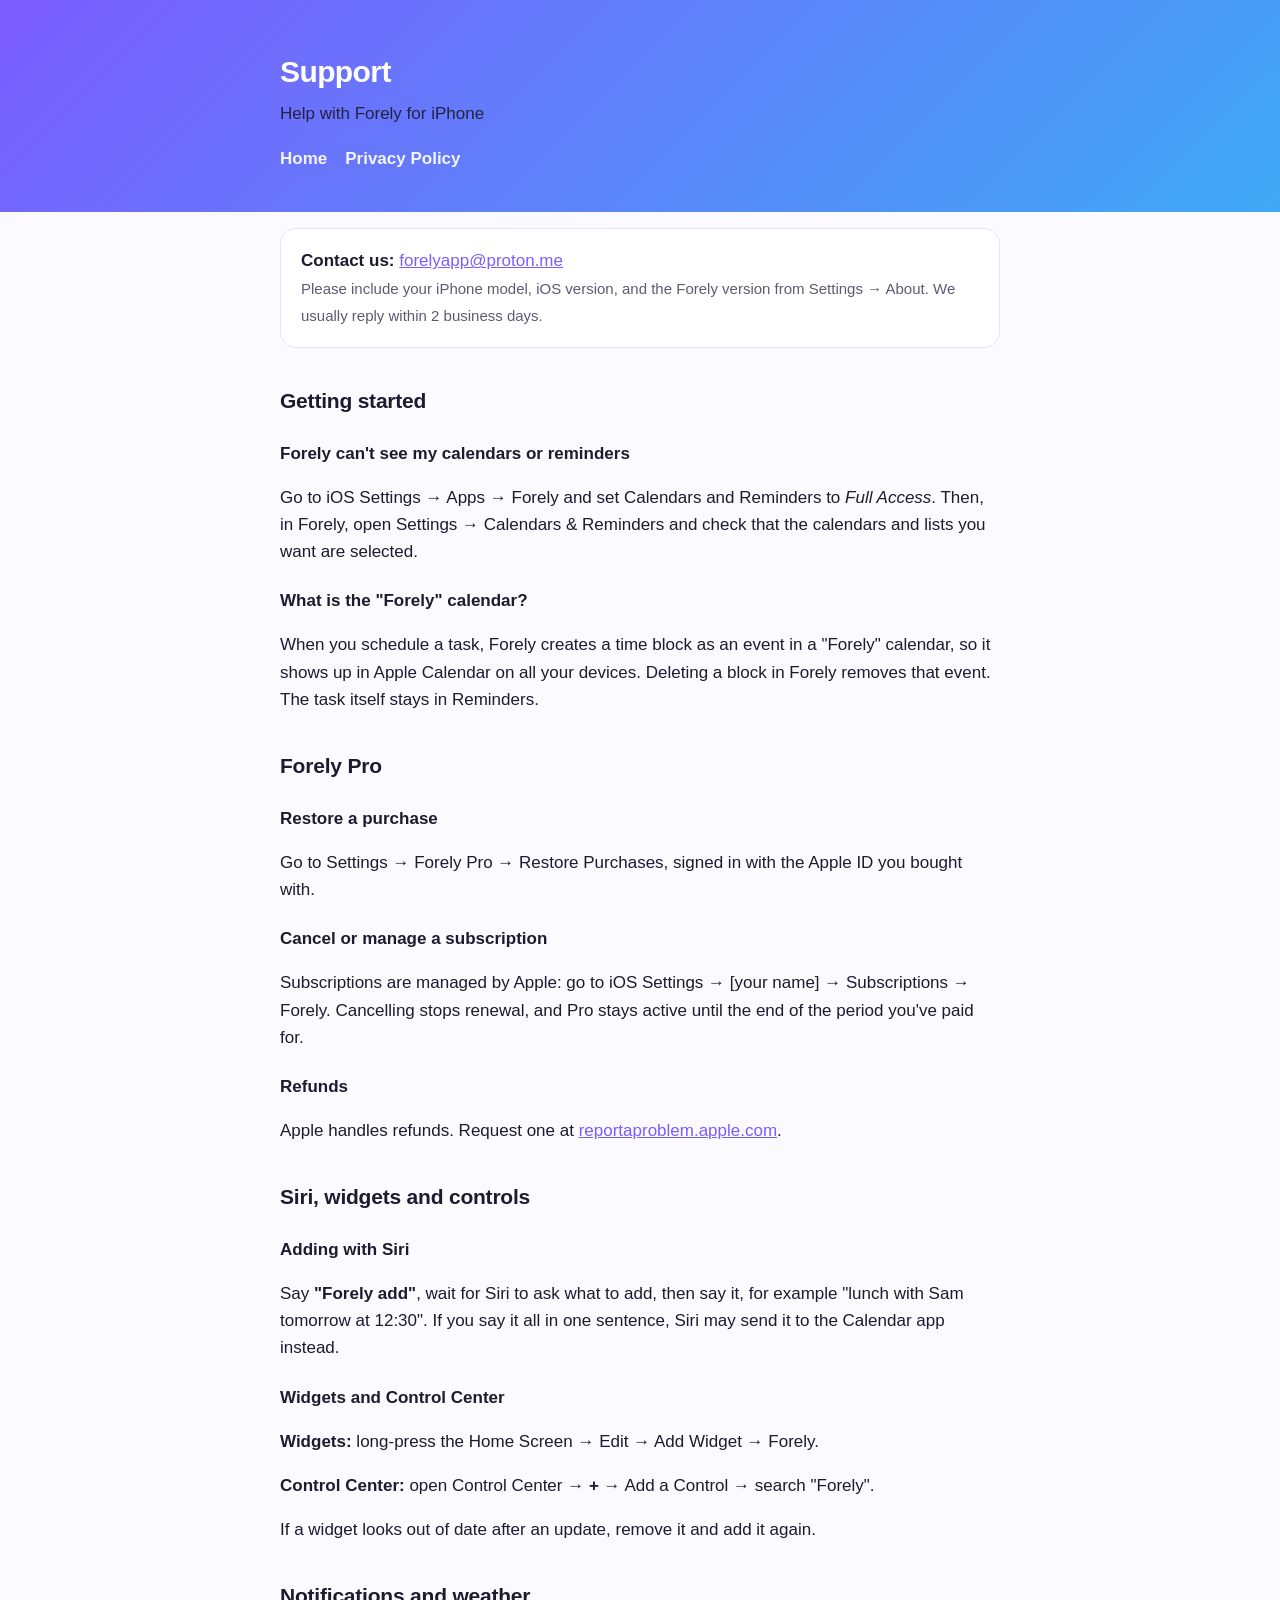
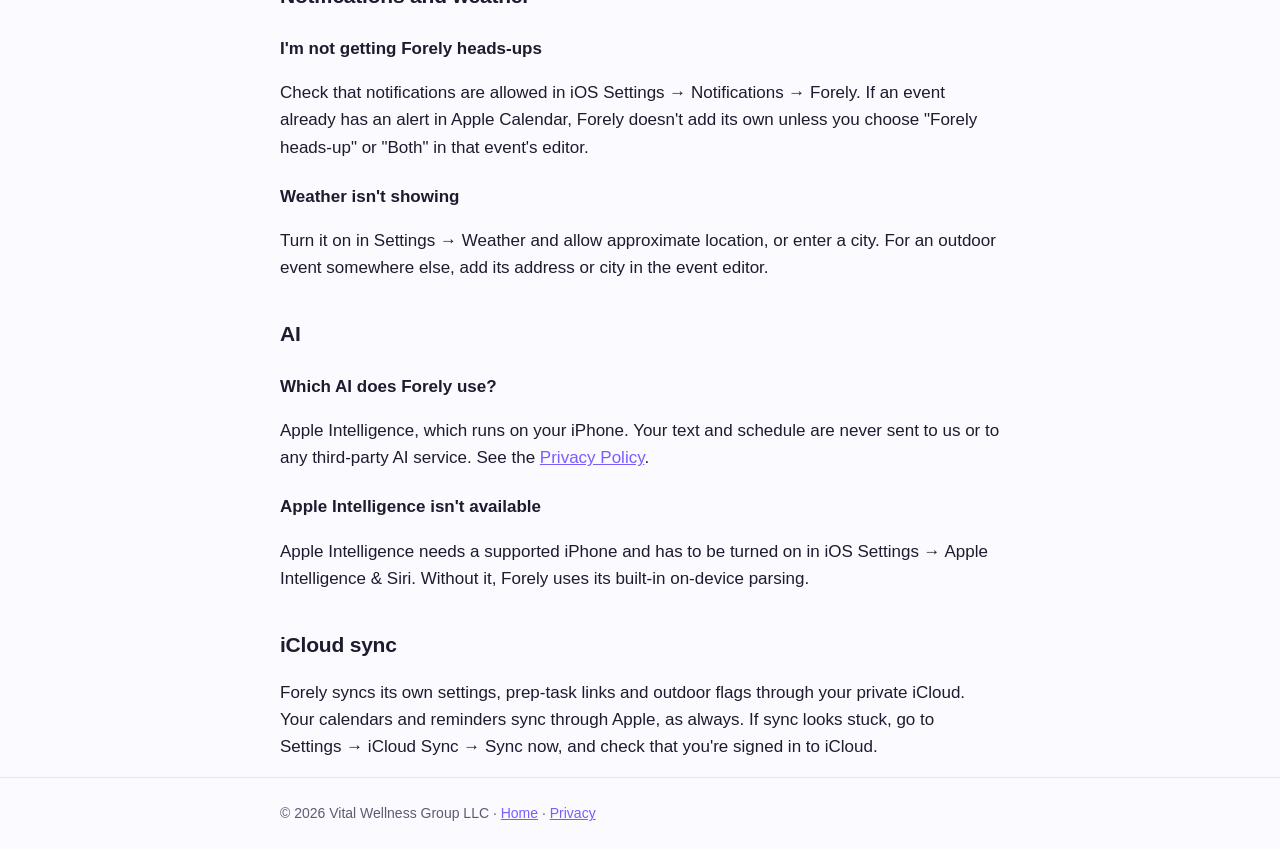
<file: support.html>
<!doctype html><html lang="en"><head><meta charset="utf-8"><meta name="viewport" content="width=device-width,initial-scale=1">
<title>Forely Support</title><link rel="stylesheet" href="style.css"></head><body>
<header><div class="wrap"><div><h1>Support</h1><p>Help with Forely for iPhone</p>
<nav><a href="index.html">Home</a><a href="privacy.html">Privacy Policy</a></nav></div></div></header>
<main class="wrap">

<div class="card"><strong>Contact us:</strong> <a href="mailto:forelyapp@proton.me">forelyapp@proton.me</a><br>
<span class="muted">Please include your iPhone model, iOS version, and the Forely version from Settings → About. We usually reply within 2 business days.</span></div>

<h2>Getting started</h2>
<h3>Forely can't see my calendars or reminders</h3>
<p>Go to iOS Settings → Apps → Forely and set Calendars and Reminders to <em>Full Access</em>. Then, in Forely, open Settings → Calendars &amp; Reminders and check that the calendars and lists you want are selected.</p>
<h3>What is the "Forely" calendar?</h3>
<p>When you schedule a task, Forely creates a time block as an event in a "Forely" calendar, so it shows up in Apple Calendar on all your devices. Deleting a block in Forely removes that event. The task itself stays in Reminders.</p>

<h2>Forely Pro</h2>
<h3>Restore a purchase</h3>
<p>Go to Settings → Forely Pro → Restore Purchases, signed in with the Apple ID you bought with.</p>
<h3>Cancel or manage a subscription</h3>
<p>Subscriptions are managed by Apple: go to iOS Settings → [your name] → Subscriptions → Forely. Cancelling stops renewal, and Pro stays active until the end of the period you've paid for.</p>
<h3>Refunds</h3>
<p>Apple handles refunds. Request one at <a href="https://reportaproblem.apple.com">reportaproblem.apple.com</a>.</p>

<h2>Siri, widgets and controls</h2>
<h3>Adding with Siri</h3>
<p>Say <strong>"Forely add"</strong>, wait for Siri to ask what to add, then say it, for example "lunch with Sam tomorrow at 12:30". If you say it all in one sentence, Siri may send it to the Calendar app instead.</p>
<h3>Widgets and Control Center</h3>
<p><strong>Widgets:</strong> long-press the Home Screen → Edit → Add Widget → Forely.</p>
<p><strong>Control Center:</strong> open Control Center → <strong>+</strong> → Add a Control → search "Forely".</p>
<p>If a widget looks out of date after an update, remove it and add it again.</p>

<h2>Notifications and weather</h2>
<h3>I'm not getting Forely heads-ups</h3>
<p>Check that notifications are allowed in iOS Settings → Notifications → Forely. If an event already has an alert in Apple Calendar, Forely doesn't add its own unless you choose "Forely heads-up" or "Both" in that event's editor.</p>
<h3>Weather isn't showing</h3>
<p>Turn it on in Settings → Weather and allow approximate location, or enter a city. For an outdoor event somewhere else, add its address or city in the event editor.</p>

<h2>AI</h2>
<h3>Which AI does Forely use?</h3>
<p>Apple Intelligence, which runs on your iPhone. Your text and schedule are never sent to us or to any third-party AI service. See the <a href="privacy.html">Privacy Policy</a>.</p>
<h3>Apple Intelligence isn't available</h3>
<p>Apple Intelligence needs a supported iPhone and has to be turned on in iOS Settings → Apple Intelligence &amp; Siri. Without it, Forely uses its built-in on-device parsing.</p>

<h2>iCloud sync</h2>
<p>Forely syncs its own settings, prep-task links and outdoor flags through your private iCloud. Your calendars and reminders sync through Apple, as always. If sync looks stuck, go to Settings → iCloud Sync → Sync now, and check that you're signed in to iCloud.</p>

</main><footer><div class="wrap">© 2026 Vital Wellness Group LLC · <a href="index.html">Home</a> · <a href="privacy.html">Privacy</a></div></footer></body></html>
</file>
<file: style.css>
:root{--ink:#1d1b2e;--muted:#5d5a72;--bg:#fbfaff;--card:#fff;--a1:#7c5cff;--a2:#3fa9f5;--line:#e7e4f2}
@media (prefers-color-scheme:dark){:root{--ink:#f2f0ff;--muted:#aeaac6;--bg:#0f0e1a;--card:#191829;--line:#2a2840}}
*{box-sizing:border-box}body{margin:0;font:17px/1.6 -apple-system,BlinkMacSystemFont,"Inter","Segoe UI",sans-serif;color:var(--ink);background:var(--bg)}
header{background:linear-gradient(135deg,var(--a1),var(--a2));color:#fff;padding:48px 20px 40px}
header .wrap{display:flex;align-items:center;gap:14px}header img{width:56px;height:56px;border-radius:13px}
header h1{margin:0;font-size:30px;letter-spacing:-.02em}header p{margin:4px 0 0;opacity:.9}
.wrap{max-width:760px;margin:0 auto;padding:0 20px}main{padding:32px 0 56px}
h2{font-size:21px;margin:36px 0 8px;letter-spacing:-.01em}h3{font-size:17px;margin:22px 0 4px}
p,li{color:var(--ink)}.muted{color:var(--muted);font-size:15px}
.card{background:var(--card);border:1px solid var(--line);border-radius:16px;padding:18px 20px;margin:16px 0}
a{color:var(--a1)}nav{margin-top:18px;display:flex;gap:18px;flex-wrap:wrap}nav a{color:#fff;font-weight:600;text-decoration:none;opacity:.92}
footer{border-top:1px solid var(--line);padding:24px 0;color:var(--muted);font-size:14px}
</file>
